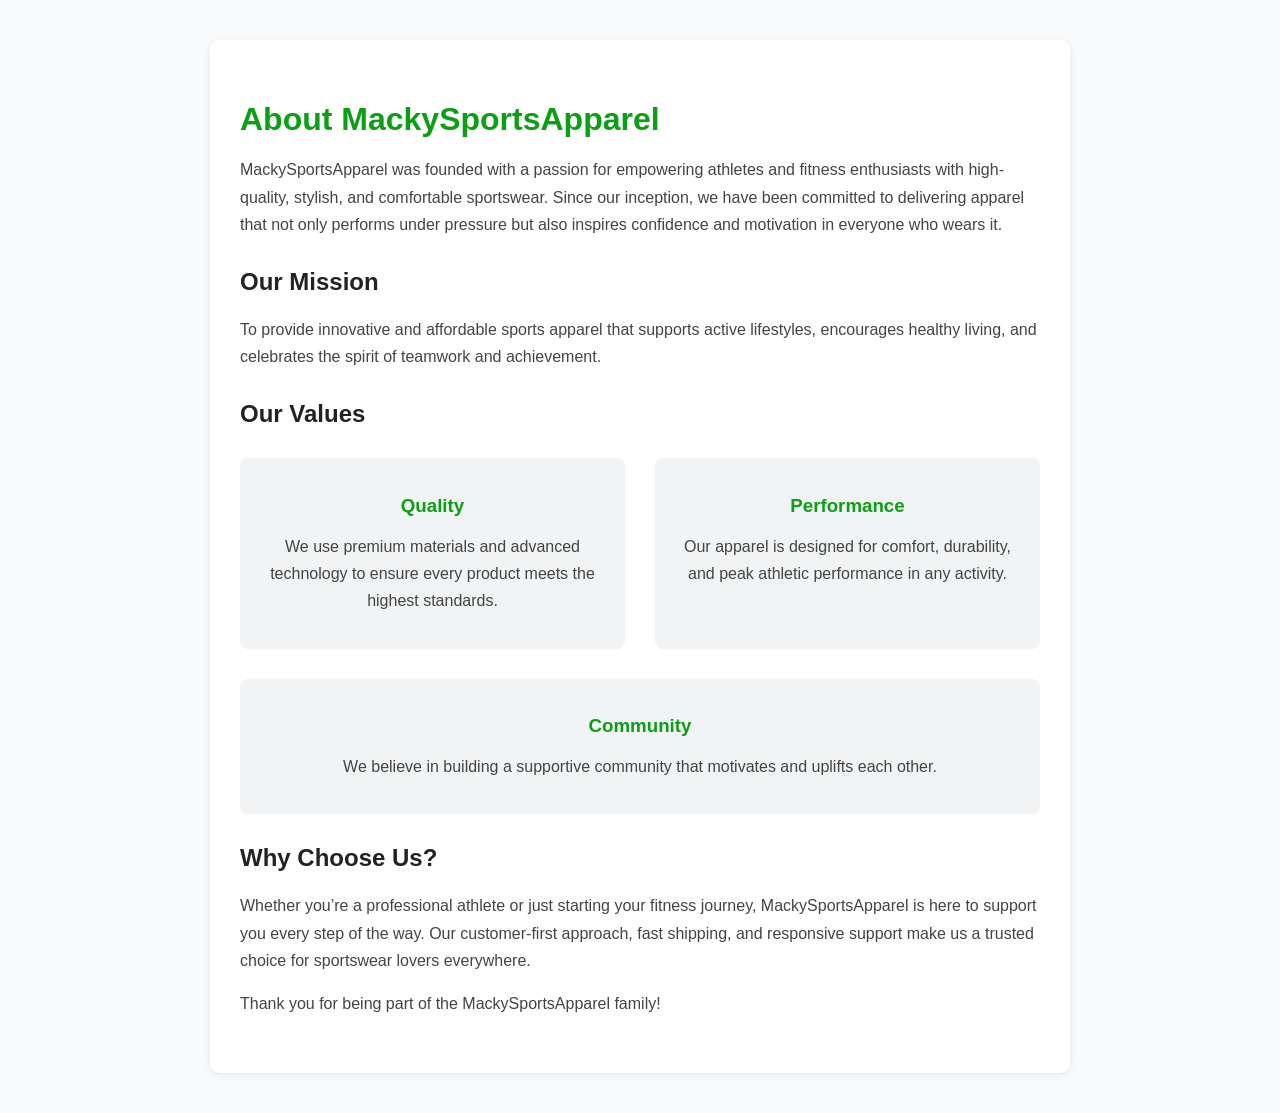
<file: About.html>
<!DOCTYPE html>
<html lang="en">
<head>
    <meta charset="UTF-8">
    <meta name="viewport" content="width=device-width, initial-scale=1.0">
    <title>About Us | MackySportsApparel</title>
    <style>
        body {
            font-family: Arial, sans-serif;
            background: #f8fafc;
            margin: 0;
            padding: 0;
        }
        .about-container {
            max-width: 800px;
            margin: 40px auto;
            background: #fff;
            border-radius: 10px;
            box-shadow: 0 2px 8px rgba(0,0,0,0.08);
            padding: 40px 30px;
        }
        h1 {
            color: #0a9f14;
            margin-bottom: 18px;
        }
        h2 {
            color: #222;
            margin-top: 30px;
        }
        p {
            color: #444;
            line-height: 1.7;
        }
        .about-values {
            margin: 30px 0;
            display: flex;
            gap: 30px;
            flex-wrap: wrap;
        }
        .value-card {
            background: #f1f3f4;
            border-radius: 8px;
            padding: 18px 16px;
            flex: 1 1 220px;
            min-width: 180px;
            text-align: center;
        }
        .value-card h3 {
            color: #0a9f14;
            margin-bottom: 8px;
        }
        @media (max-width: 700px) {
            .about-container {
                padding: 20px 8px;
            }
            .about-values {
                flex-direction: column;
                gap: 16px;
            }
        }
    </style>
</head>
<body>
    <div class="about-container">
        <h1>About MackySportsApparel</h1>
        <p>
            MackySportsApparel was founded with a passion for empowering athletes and fitness enthusiasts with high-quality, stylish, and comfortable sportswear. Since our inception, we have been committed to delivering apparel that not only performs under pressure but also inspires confidence and motivation in everyone who wears it.
        </p>
        <h2>Our Mission</h2>
        <p>
            To provide innovative and affordable sports apparel that supports active lifestyles, encourages healthy living, and celebrates the spirit of teamwork and achievement.
        </p>
        <h2>Our Values</h2>
        <div class="about-values">
            <div class="value-card">
                <h3>Quality</h3>
                <p>We use premium materials and advanced technology to ensure every product meets the highest standards.</p>
            </div>
            <div class="value-card">
                <h3>Performance</h3>
                <p>Our apparel is designed for comfort, durability, and peak athletic performance in any activity.</p>
            </div>
            <div class="value-card">
                <h3>Community</h3>
                <p>We believe in building a supportive community that motivates and uplifts each other.</p>
            </div>
        </div>
        <h2>Why Choose Us?</h2>
        <p>
            Whether you’re a professional athlete or just starting your fitness journey, MackySportsApparel is here to support you every step of the way. Our customer-first approach, fast shipping, and responsive support make us a trusted choice for sportswear lovers everywhere.
        </p>
        <p>
            Thank you for being part of the MackySportsApparel family!
        </p>
    </div>
</body>
</html>
</file>
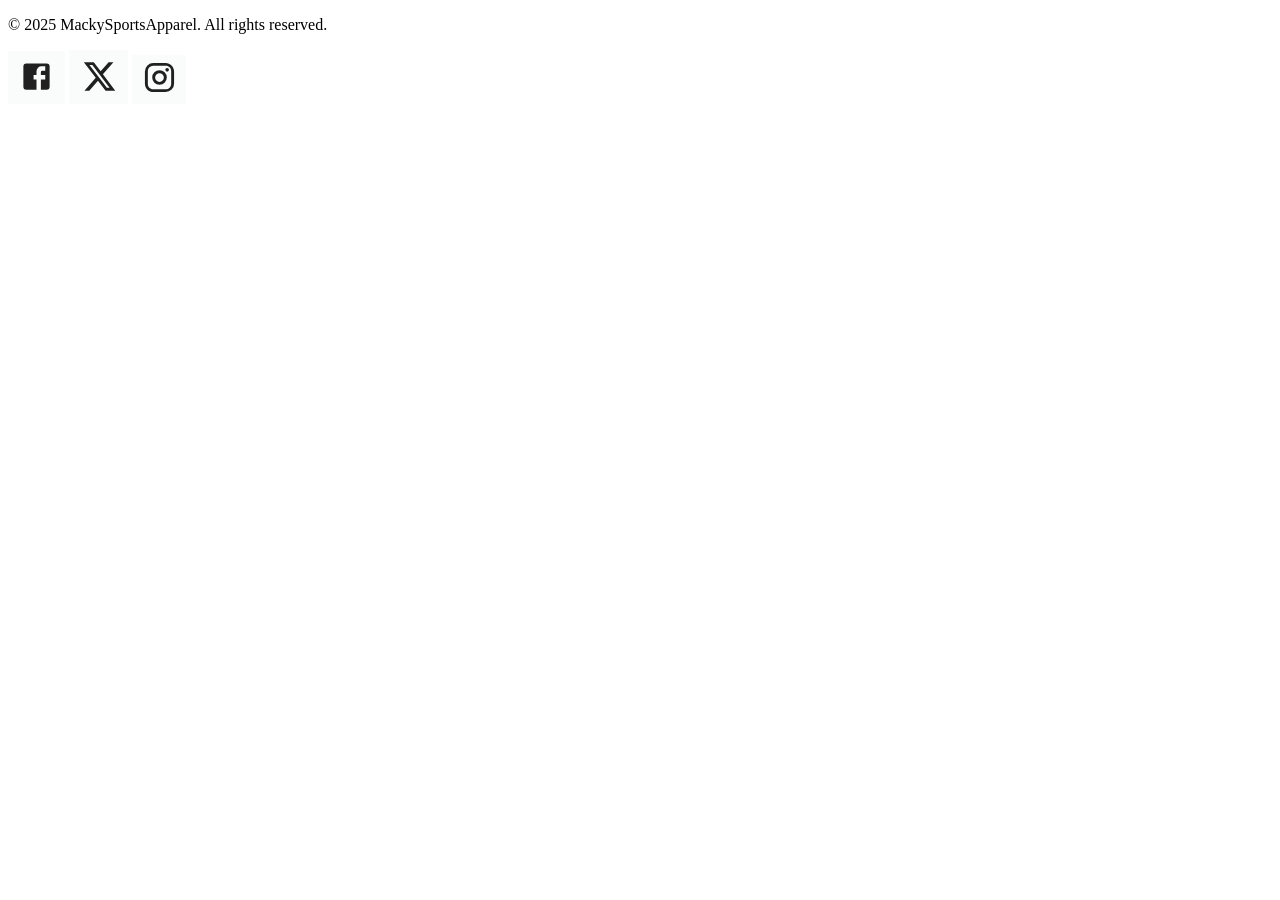
<file: Adidas.html>
<!DOCTYPE html>
<html lang="en">
<head>
    <meta charset="UTF-8">
    <meta name="viewport" content="width=device-width, initial-scale=1.0">
    <title>Document</title>
   
   
</head>
<body>
    <footer>
        <div class="footer-content">
            <p>© 2025 MackySportsApparel. All rights reserved.</p>
            <div class="social-icons">
                <a href="#"><img src="Images/fbicon.png" alt="Facebook"></a>
                <a href="#"><img src="Images/twittericon.png" alt="Twitter"></a>
                <a href="#"><img src="Images/instagramicon.png" alt="Instagram"></a>
            </div>
        </div>
    </footer>
</body>
</html>
</file>
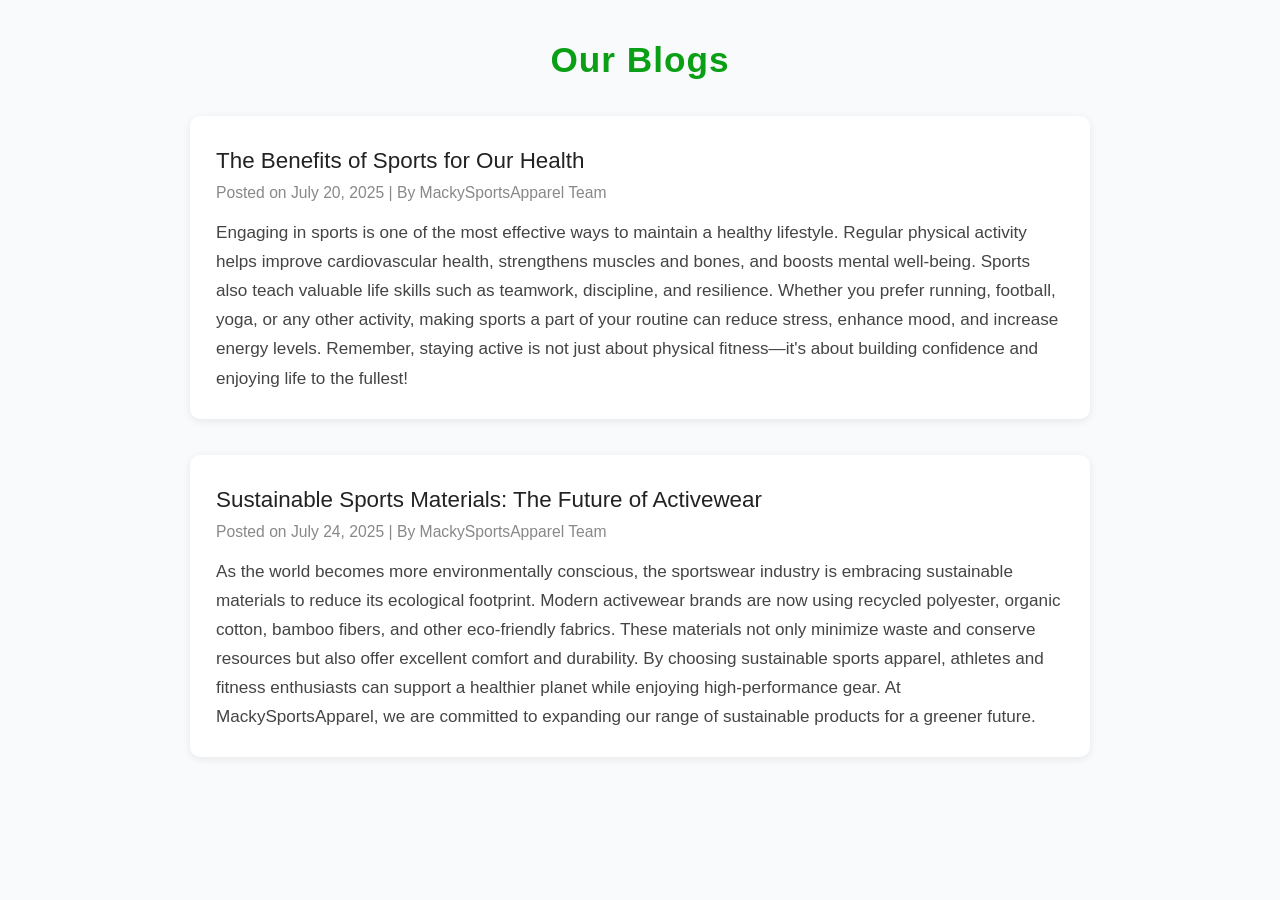
<file: Blogs.html>
<!DOCTYPE html>
<html lang="en">
<head>
    <meta charset="UTF-8">
    <meta name="viewport" content="width=device-width, initial-scale=1.0">
    <title>Blogs | MackySportsApparel</title>
    <style>
        body {
            font-family: Arial, sans-serif;
            background: #f8fafc;
            margin: 0;
            padding: 0;
        }
        .blogs-container {
            max-width: 900px;
            margin: 40px auto;
            padding: 0 20px;
        }
        h1 {
            color: #0a9f14;
            text-align: center;
            margin-bottom: 36px;
            font-size: 2.2rem;
            letter-spacing: 1px;
        }
        .blog-list {
            display: flex;
            flex-direction: column;
            gap: 36px;
        }
        .blog-card {
            background: #fff;
            border-radius: 10px;
            box-shadow: 0 2px 8px rgba(0,0,0,0.08);
            padding: 32px 26px 26px 26px;
            transition: box-shadow 0.2s, transform 0.2s;
        }
        .blog-card:hover {
            box-shadow: 0 6px 18px rgba(0,0,0,0.13);
            transform: translateY(-4px) scale(1.01);
        }
        .blog-title {
            color: #222;
            font-size: 1.4rem;
            margin-bottom: 10px;
        }
        .blog-meta {
            color: #888;
            font-size: 0.98rem;
            margin-bottom: 16px;
        }
        .blog-content {
            color: #444;
            font-size: 1.07rem;
            line-height: 1.7;
        }
        @media (max-width: 700px) {
            .blogs-container {
                padding: 0 6px;
            }
            .blog-card {
                padding: 18px 8px 18px 8px;
            }
        }
    </style>
</head>
<body>
    <div class="blogs-container">
        <h1>Our Blogs</h1>
        <div class="blog-list">
            <!-- Blog 1 -->
            <div class="blog-card">
                <div class="blog-title">The Benefits of Sports for Our Health</div>
                <div class="blog-meta">Posted on July 20, 2025 | By MackySportsApparel Team</div>
                <div class="blog-content">
                    Engaging in sports is one of the most effective ways to maintain a healthy lifestyle. Regular physical activity helps improve cardiovascular health, strengthens muscles and bones, and boosts mental well-being. Sports also teach valuable life skills such as teamwork, discipline, and resilience. Whether you prefer running, football, yoga, or any other activity, making sports a part of your routine can reduce stress, enhance mood, and increase energy levels. Remember, staying active is not just about physical fitness—it's about building confidence and enjoying life to the fullest!
                </div>
            </div>
            <!-- Blog 2 -->
            <div class="blog-card">
                <div class="blog-title">Sustainable Sports Materials: The Future of Activewear</div>
                <div class="blog-meta">Posted on July 24, 2025 | By MackySportsApparel Team</div>
                <div class="blog-content">
                    As the world becomes more environmentally conscious, the sportswear industry is embracing sustainable materials to reduce its ecological footprint. Modern activewear brands are now using recycled polyester, organic cotton, bamboo fibers, and other eco-friendly fabrics. These materials not only minimize waste and conserve resources but also offer excellent comfort and durability. By choosing sustainable sports apparel, athletes and fitness enthusiasts can support a healthier planet while enjoying high-performance gear. At MackySportsApparel, we are committed to expanding our range of sustainable products for a greener future.
                </div>
            </div>
        </div>
</file>
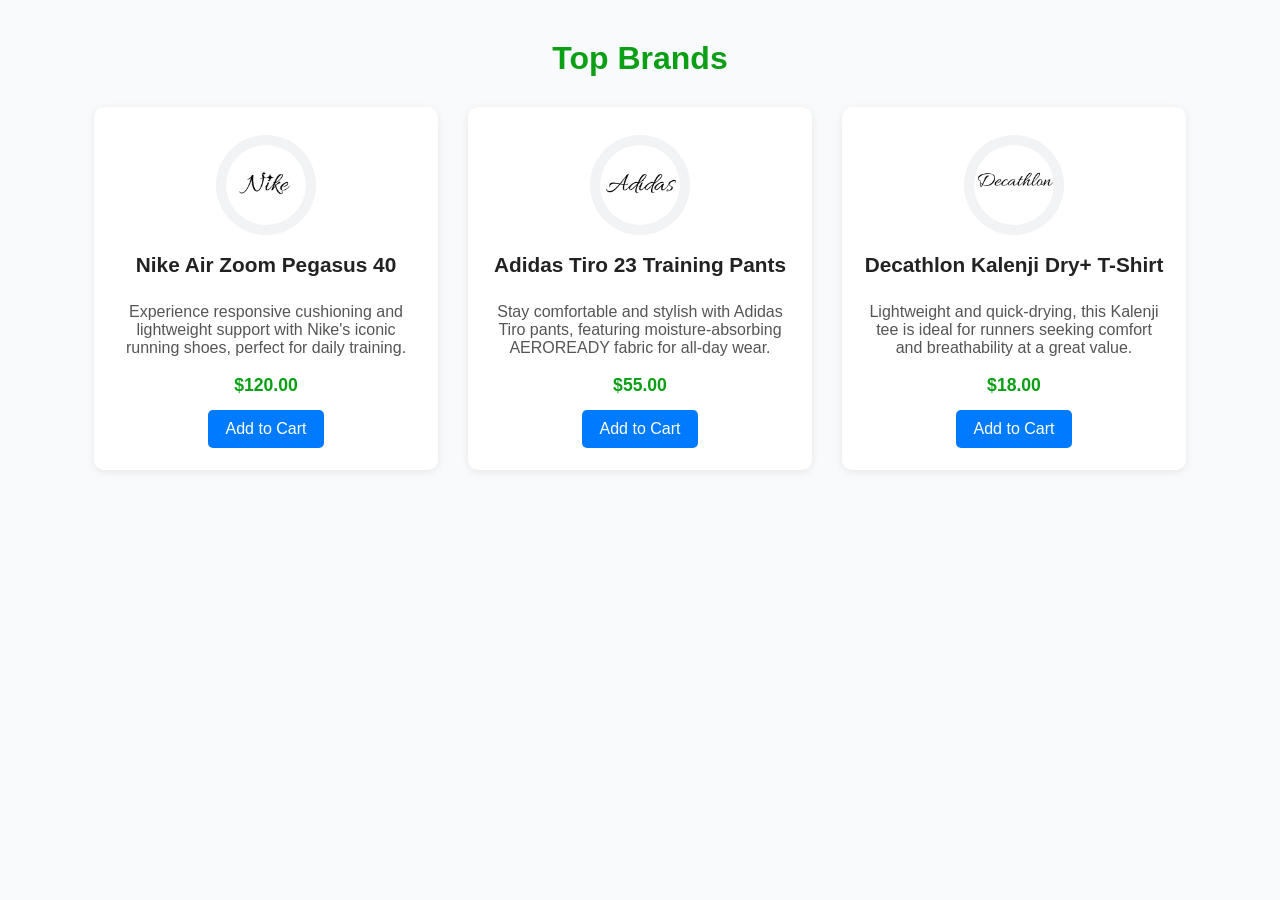
<file: Brands.html>
<!DOCTYPE html>
<html lang="en">
<head>
    <meta charset="UTF-8">
    <meta name="viewport" content="width=device-width, initial-scale=1.0">
    <title>Top Brands | MackySportsApparel</title>
    <style>
        body {
            font-family: Arial, sans-serif;
            background: #f8fafc;
            margin: 0;
            padding: 0;
        }
        .brands-container {
            max-width: 1100px;
            margin: 40px auto;
            padding: 0 20px;
        }
        h1 {
            color: #0a9f14;
            text-align: center;
            margin-bottom: 30px;
        }
        .brand-cards {
            display: flex;
            gap: 30px;
            flex-wrap: wrap;
            justify-content: center;
        }
        .brand-card {
            background: #fff;
            border-radius: 10px;
            box-shadow: 0 2px 8px rgba(0,0,0,0.08);
            padding: 28px 22px 22px 22px;
            width: 300px;
            text-align: center;
            display: flex;
            flex-direction: column;
            align-items: center;
            transition: transform 0.2s, box-shadow 0.2s;
        }
        .brand-card:hover {
            transform: translateY(-6px) scale(1.03);
            box-shadow: 0 4px 16px rgba(0,0,0,0.13);
        }
        .brand-logo {
            width: 80px;
            height: 80px;
            object-fit: contain;
            margin-bottom: 18px;
            background: #f1f3f4;
            border-radius: 50%;
            padding: 10px;
        }
        .brand-card h2 {
            margin: 0 0 10px 0;
            color: #222;
            font-size: 1.3rem;
        }
        .brand-card p {
            color: #555;
            font-size: 1rem;
            margin-bottom: 18px;
        }
        .brand-card .price {
            color: #0a9f14;
            font-weight: bold;
            font-size: 1.1rem;
            margin-bottom: 14px;
        }
        .brand-card button {
            background: #007bff;
            color: #fff;
            border: none;
            border-radius: 5px;
            padding: 10px 18px;
            font-size: 1rem;
            cursor: pointer;
            transition: background 0.2s;
        }
        .brand-card button:hover {
            background: #0056b3;
        }
        @media (max-width: 900px) {
            .brand-cards {
                flex-direction: column;
                align-items: center;
            }
        }
    </style>
</head>
<body>
    <div class="brands-container">
        <h1>Top Brands</h1>
        <div class="brand-cards">
            <!-- Nike Card -->
            <div class="brand-card">
                <img src="Images/Nike.png" alt="Nike Logo" class="brand-logo">
                <h2>Nike Air Zoom Pegasus 40</h2>
                <p>Experience responsive cushioning and lightweight support with Nike's iconic running shoes, perfect for daily training.</p>
                <div class="price">$120.00</div>
                <button>Add to Cart</button>
            </div>
            <!-- Adidas Card -->
            <div class="brand-card">
                <img src="Images/Adidas.png" alt="Adidas Logo" class="brand-logo">
                <h2>Adidas Tiro 23 Training Pants</h2>
                <p>Stay comfortable and stylish with Adidas Tiro pants, featuring moisture-absorbing AEROREADY fabric for all-day wear.</p>
                <div class="price">$55.00</div>
                <button>Add to Cart</button>
            </div>
            <!-- Decathlon Card -->
            <div class="brand-card">
                <img src="Images/Decathlon.png" alt="Decathlon Logo" class="brand-logo">
                <h2>Decathlon Kalenji Dry+ T-Shirt</h2>
                <p>Lightweight and quick-drying, this Kalenji tee is ideal for runners seeking comfort and breathability at a great value.</p>
                <div class="price">$18.00</div>
                <button>Add to Cart</button>
            </div>
        </div>
    </div>
</body>
</html>
</file>
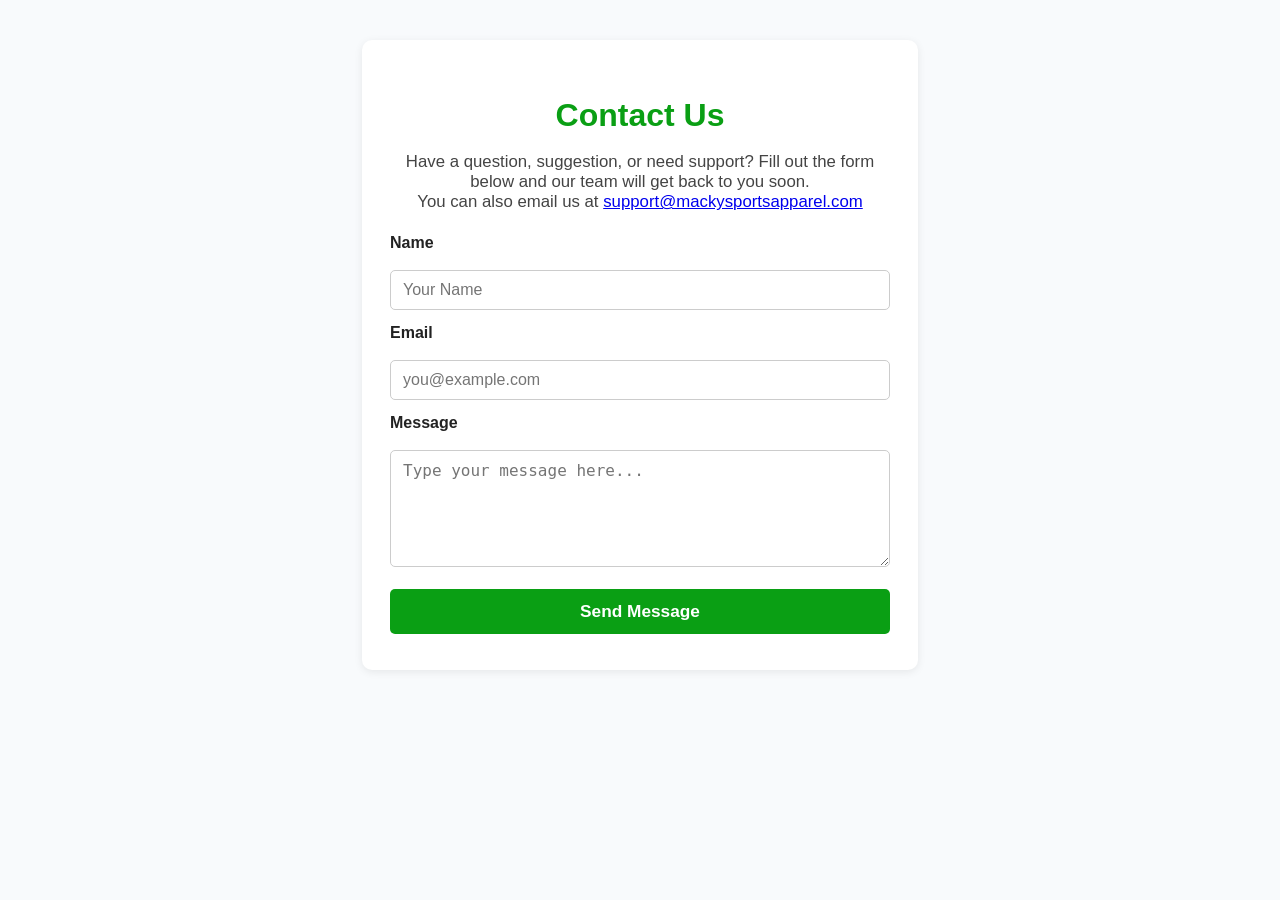
<file: ContactUs.html>
<!DOCTYPE html>
<html lang="en">
<head>
    <meta charset="UTF-8">
    <meta name="viewport" content="width=device-width, initial-scale=1.0">
    <title>Contact Us | MackySportsApparel</title>
    <style>
        body {
            font-family: Arial, sans-serif;
            background: #f8fafc;
            margin: 0;
            padding: 0;
        }
        .contact-container {
            max-width: 500px;
            margin: 40px auto;
            background: #fff;
            border-radius: 10px;
            box-shadow: 0 2px 8px rgba(0,0,0,0.08);
            padding: 36px 28px;
        }
        h1 {
            color: #0a9f14;
            text-align: center;
            margin-bottom: 18px;
        }
        .contact-info {
            text-align: center;
            color: #444;
            margin-bottom: 22px;
            font-size: 1.05rem;
        }
        form {
            display: flex;
            flex-direction: column;
            gap: 14px;
        }
        label {
            font-weight: bold;
            color: #222;
            margin-bottom: 4px;
        }
        input, textarea {
            padding: 10px 12px;
            border: 1px solid #ccc;
            border-radius: 5px;
            font-size: 1rem;
            resize: vertical;
        }
        input:focus, textarea:focus {
            border: 1.5px solid #0a9f14;
            outline: none;
        }
        button {
            background: #0a9f14;
            color: #fff;
            border: none;
            border-radius: 5px;
            padding: 12px 0;
            font-size: 1.08rem;
            font-weight: bold;
            cursor: pointer;
            margin-top: 8px;
            transition: background 0.2s;
        }
        button:hover {
            background: #007b55;
        }
        @media (max-width: 600px) {
            .contact-container {
                padding: 18px 6px;
            }
        }
    </style>
</head>
<body>
    <div class="contact-container">
        <h1>Contact Us</h1>
        <div class="contact-info">
            Have a question, suggestion, or need support? Fill out the form below and our team will get back to you soon.<br>
            You can also email us at <a href="mailto:support@mackysportsapparel.com">support@mackysportsapparel.com</a>
        </div>
        <form>
            <label for="name">Name</label>
            <input type="text" id="name" name="name" required placeholder="Your Name">

            <label for="email">Email</label>
            <input type="email" id="email" name="email" required placeholder="you@example.com">

            <label for="message">Message</label>
            <textarea id="message" name="message" rows="5" required placeholder="Type your message here..."></textarea>

            <button type="submit">Send Message</button>
        </form>
</file>
